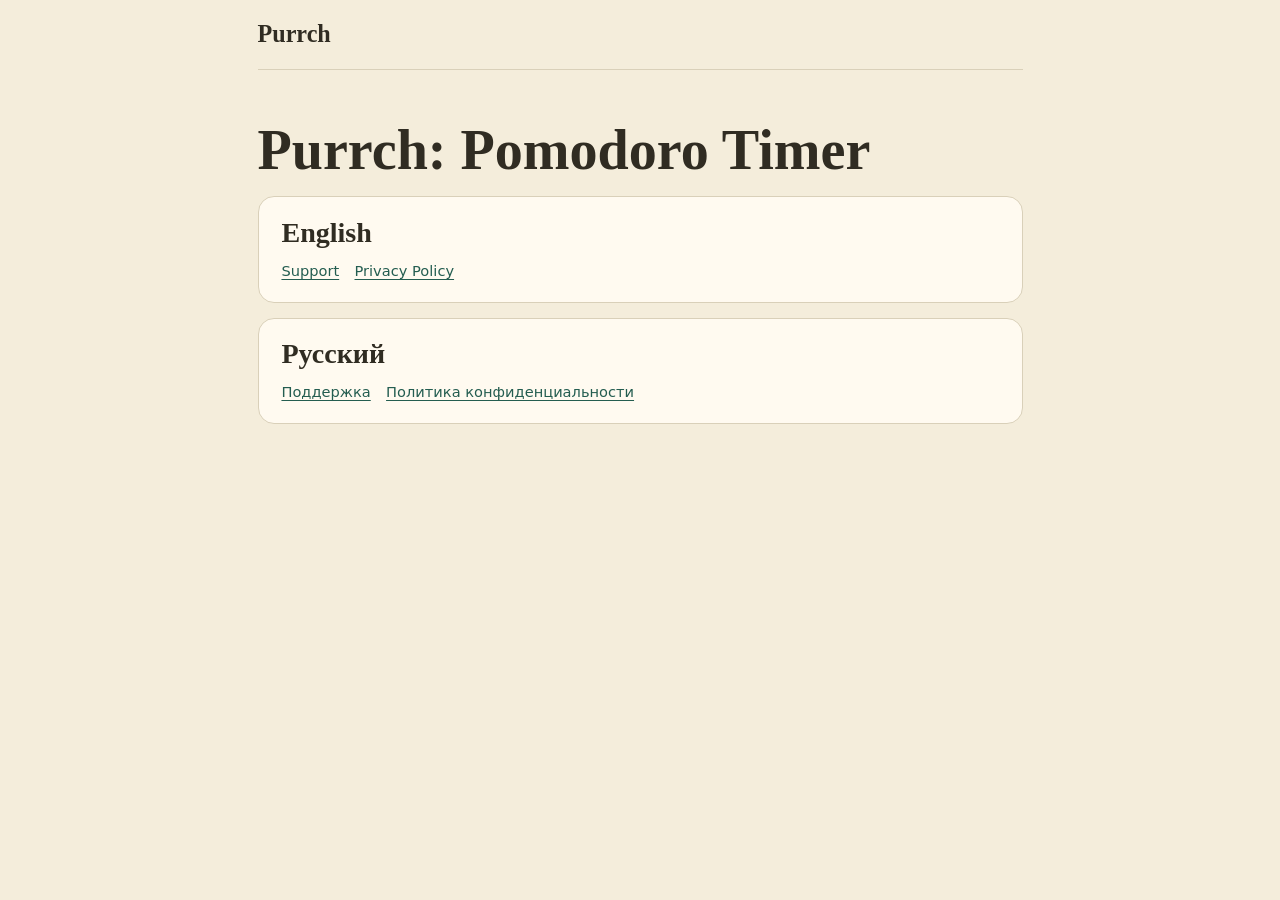
<file: index.html>
<!doctype html><html lang="en"><head><meta charset="utf-8"><meta name="viewport" content="width=device-width,initial-scale=1"><title>Purrch</title><link rel="stylesheet" href="style.css"></head><body><header><span class="brand">Purrch</span></header><main><h1>Purrch: Pomodoro Timer</h1><section><h2>English</h2><nav><a href="support/">Support</a><a href="privacy/">Privacy Policy</a></nav></section><section lang="ru"><h2>Русский</h2><nav><a href="support/ru.html">Поддержка</a><a href="privacy/ru.html">Политика конфиденциальности</a></nav></section></main></body></html>
</file>
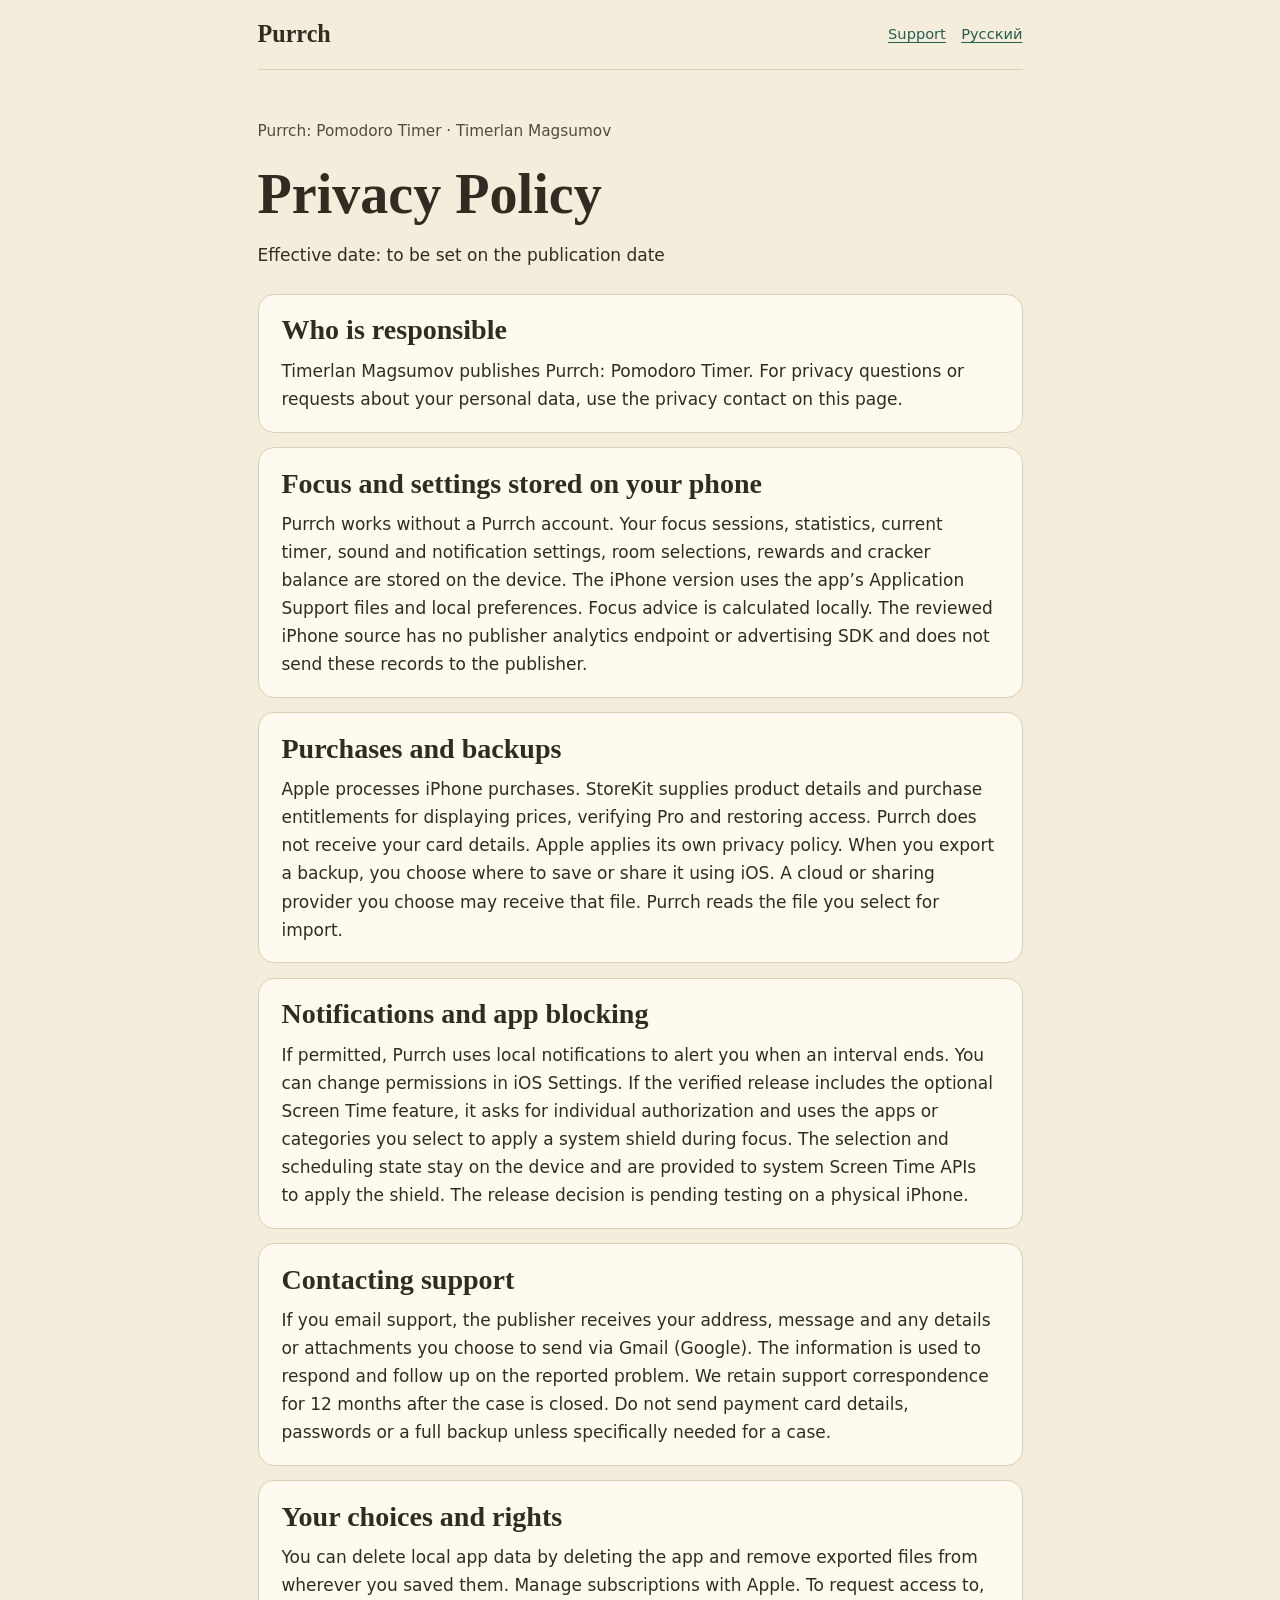
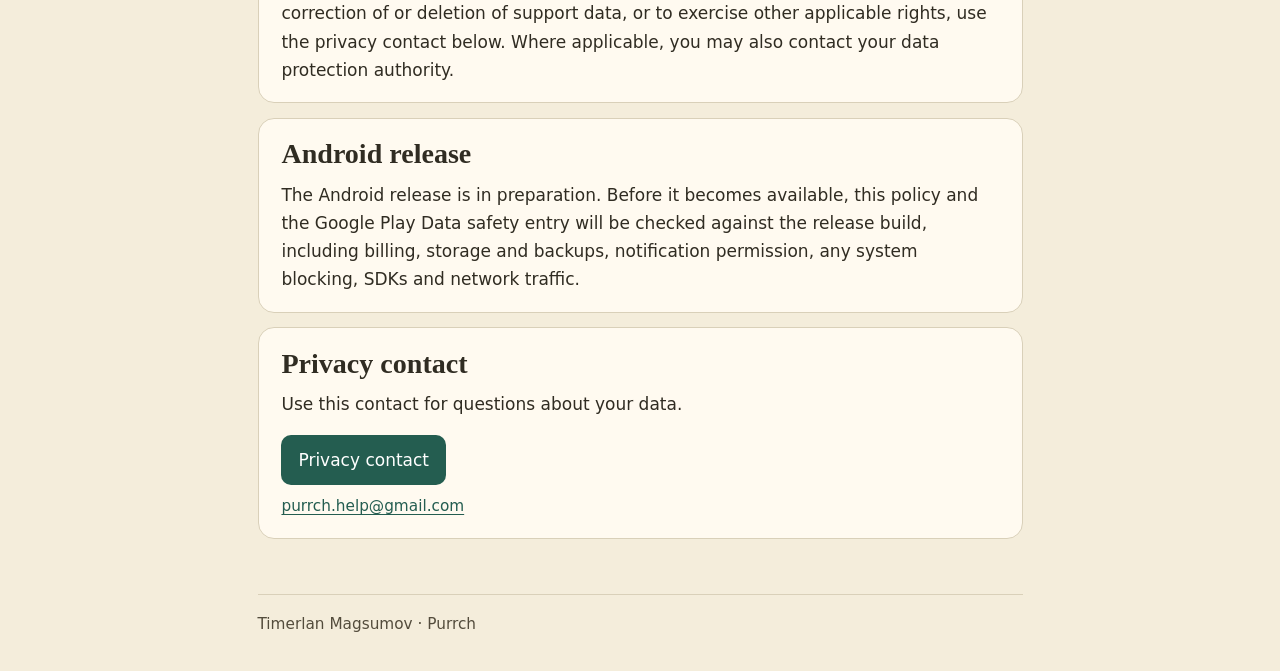
<file: privacy/index.html>
<!doctype html><html lang="en"><head><meta charset="utf-8"><meta name="viewport" content="width=device-width,initial-scale=1"><meta name="robots" content="noindex"><title>Privacy Policy · Purrch</title><link rel="stylesheet" href="../style.css"></head><body><header><a class="brand" href="../support/">Purrch</a><nav aria-label="Page navigation"><a href="../support/">Support</a><a href="ru.html" lang="ru" hreflang="ru">Русский</a></nav></header><main><p class="hint">Purrch: Pomodoro Timer · Timerlan Magsumov</p><h1>Privacy Policy</h1><p class="lead">Effective date: to be set on the publication date</p><section><h2>Who is responsible</h2><p>Timerlan Magsumov publishes Purrch: Pomodoro Timer. For privacy questions or requests about your personal data, use the privacy contact on this page.</p></section><section><h2>Focus and settings stored on your phone</h2><p>Purrch works without a Purrch account. Your focus sessions, statistics, current timer, sound and notification settings, room selections, rewards and cracker balance are stored on the device. The iPhone version uses the app’s Application Support files and local preferences. Focus advice is calculated locally. The reviewed iPhone source has no publisher analytics endpoint or advertising SDK and does not send these records to the publisher.</p></section><section><h2>Purchases and backups</h2><p>Apple processes iPhone purchases. StoreKit supplies product details and purchase entitlements for displaying prices, verifying Pro and restoring access. Purrch does not receive your card details. Apple applies its own privacy policy. When you export a backup, you choose where to save or share it using iOS. A cloud or sharing provider you choose may receive that file. Purrch reads the file you select for import.</p></section><section><h2>Notifications and app blocking</h2><p>If permitted, Purrch uses local notifications to alert you when an interval ends. You can change permissions in iOS Settings. If the verified release includes the optional Screen Time feature, it asks for individual authorization and uses the apps or categories you select to apply a system shield during focus. The selection and scheduling state stay on the device and are provided to system Screen Time APIs to apply the shield. The release decision is pending testing on a physical iPhone.</p></section><section><h2>Contacting support</h2><p>If you email support, the publisher receives your address, message and any details or attachments you choose to send via Gmail (Google). The information is used to respond and follow up on the reported problem. We retain support correspondence for 12 months after the case is closed. Do not send payment card details, passwords or a full backup unless specifically needed for a case.</p></section><section><h2>Your choices and rights</h2><p>You can delete local app data by deleting the app and remove exported files from wherever you saved them. Manage subscriptions with Apple. To request access to, correction of or deletion of support data, or to exercise other applicable rights, use the privacy contact below. Where applicable, you may also contact your data protection authority.</p></section><section><h2>Android release</h2><p>The Android release is in preparation. Before it becomes available, this policy and the Google Play Data safety entry will be checked against the release build, including billing, storage and backups, notification permission, any system blocking, SDKs and network traffic.</p></section><section><h2>Privacy contact</h2><p>Use this contact for questions about your data.</p><a class="contact" href="mailto:purrch.help@gmail.com">Privacy contact</a><p class="hint"><a href="mailto:purrch.help@gmail.com">purrch.help@gmail.com</a></p></section></main><footer>Timerlan Magsumov · Purrch</footer></body></html>
</file>
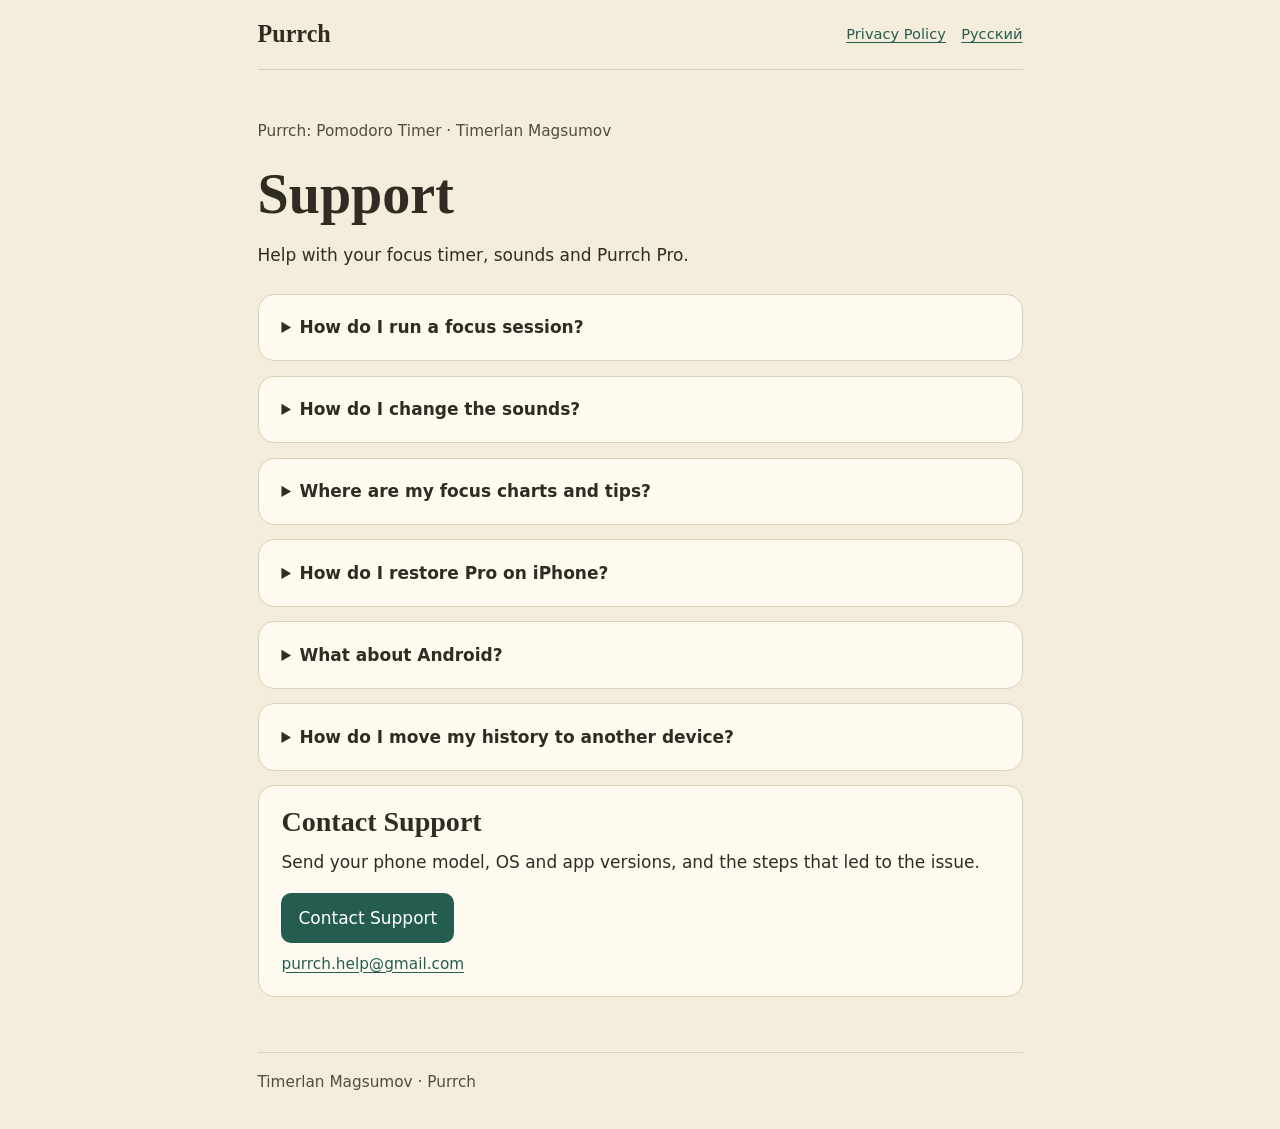
<file: support/index.html>
<!doctype html><html lang="en"><head><meta charset="utf-8"><meta name="viewport" content="width=device-width,initial-scale=1"><meta name="robots" content="noindex"><title>Support · Purrch</title><link rel="stylesheet" href="../style.css"></head><body><header><a class="brand" href="../support/">Purrch</a><nav aria-label="Page navigation"><a href="../privacy/">Privacy Policy</a><a href="ru.html" lang="ru" hreflang="ru">Русский</a></nav></header><main><p class="hint">Purrch: Pomodoro Timer · Timerlan Magsumov</p><h1>Support</h1><p class="lead">Help with your focus timer, sounds and Purrch Pro.</p><details><summary>How do I run a focus session?</summary><p>Set the timer and start a focus block. Adjust focus and break lengths in Settings. On iPhone, notification delivery and sound depend on your iOS settings.</p></details><details><summary>How do I change the sounds?</summary><p>Use Ambient Sounds during a focus session. Rain, campfire and stream are available in the basic version. Pro unlocks the full set. Sound and volume settings are available in the app.</p></details><details><summary>Where are my focus charts and tips?</summary><p>Purrch records focus history for all users. With active Purrch Pro, open Stats for focus totals, period charts, your Pomodoro timeline and personalized suggestions. If access expires, your local history remains available to Stats when Pro is restored.</p></details><details><summary>How do I restore Pro on iPhone?</summary><p>Open Purrch Pro and select Restore Purchases. Use the Apple Account that made the purchase. Subscriptions can be managed in the Subscriptions section of your Apple Account.</p></details><details><summary>What about Android?</summary><p>Purrch for Android phones is in preparation. Google Play purchase and restoration instructions will be added after the Android release build has been verified.</p></details><details><summary>How do I move my history to another device?</summary><p>On iPhone, export a backup from Settings → Data and import the saved file on the other device. An app backup does not transfer the store entitlement. Restore Pro separately through the store.</p></details><section><h2>Contact Support</h2><p>Send your phone model, OS and app versions, and the steps that led to the issue.</p><a class="contact" href="mailto:purrch.help@gmail.com">Contact Support</a><p class="hint"><a href="mailto:purrch.help@gmail.com">purrch.help@gmail.com</a></p></section></main><footer>Timerlan Magsumov · Purrch</footer></body></html>
</file>
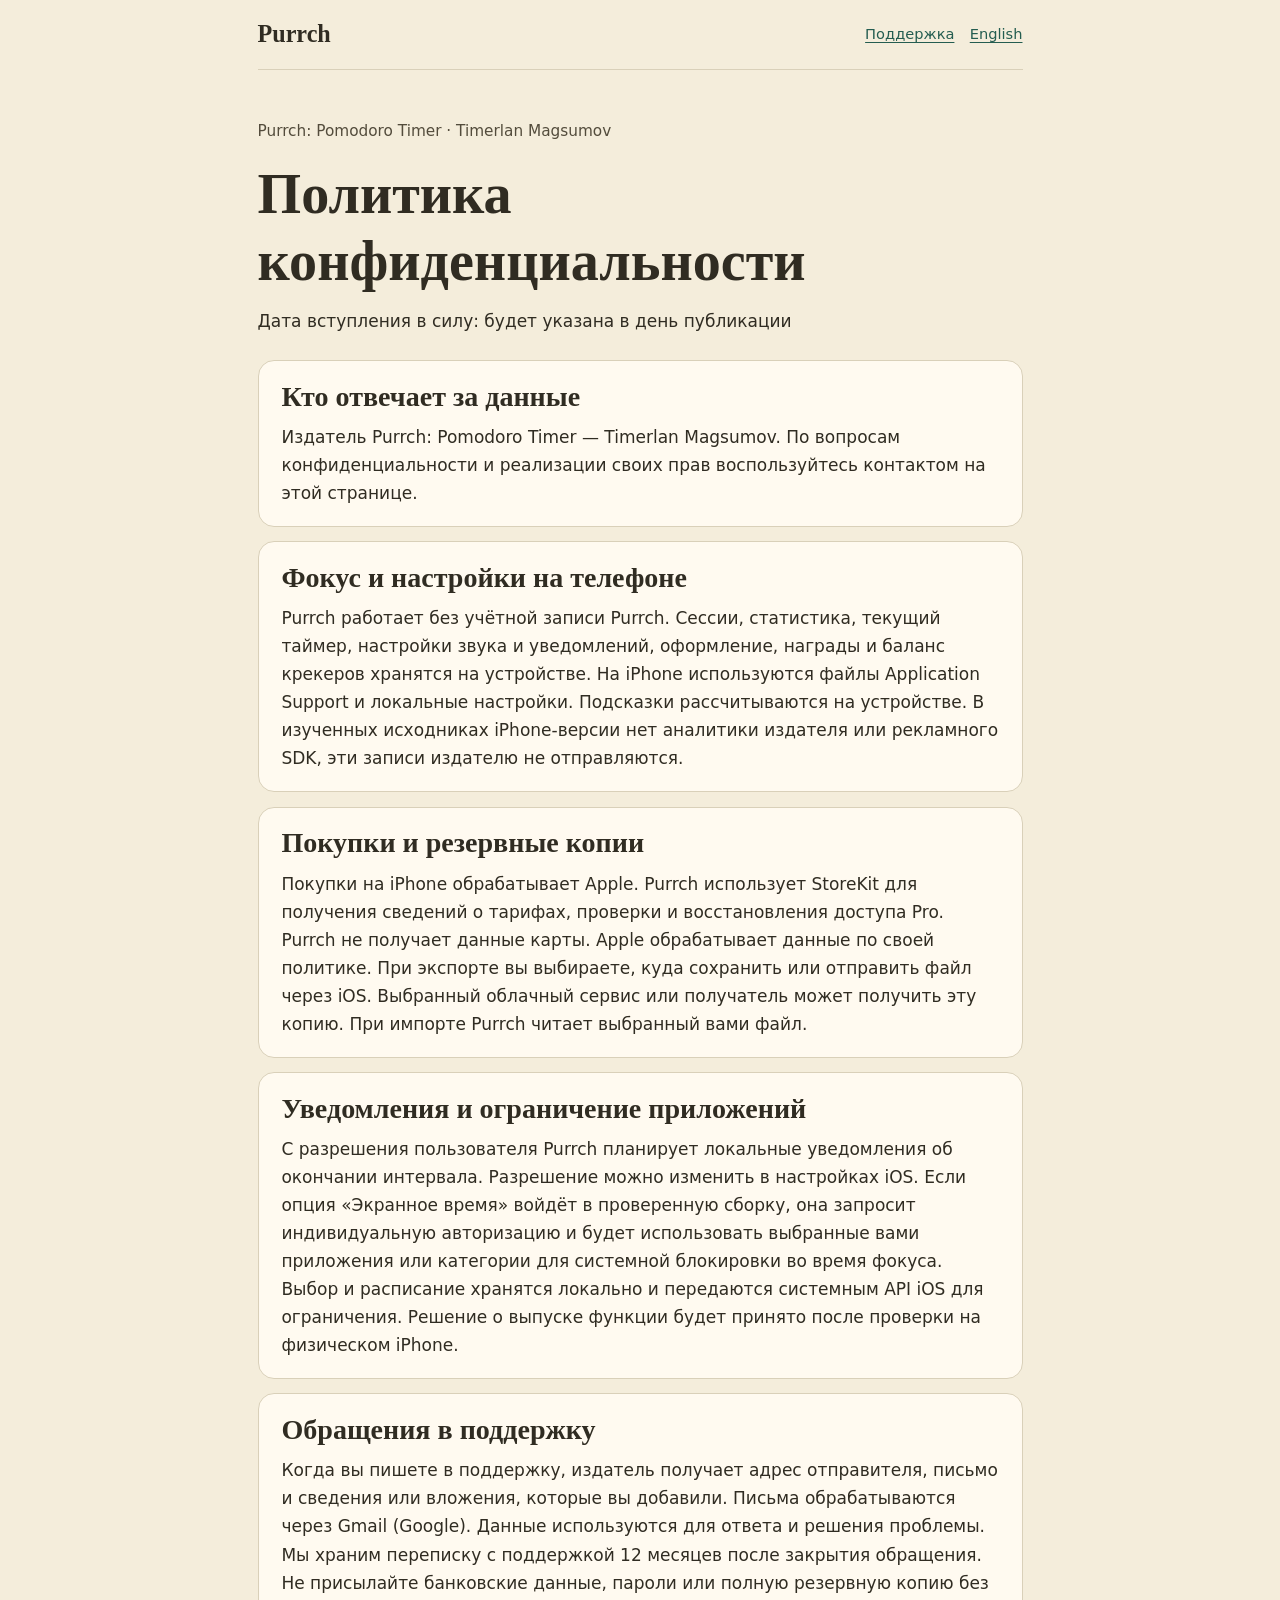
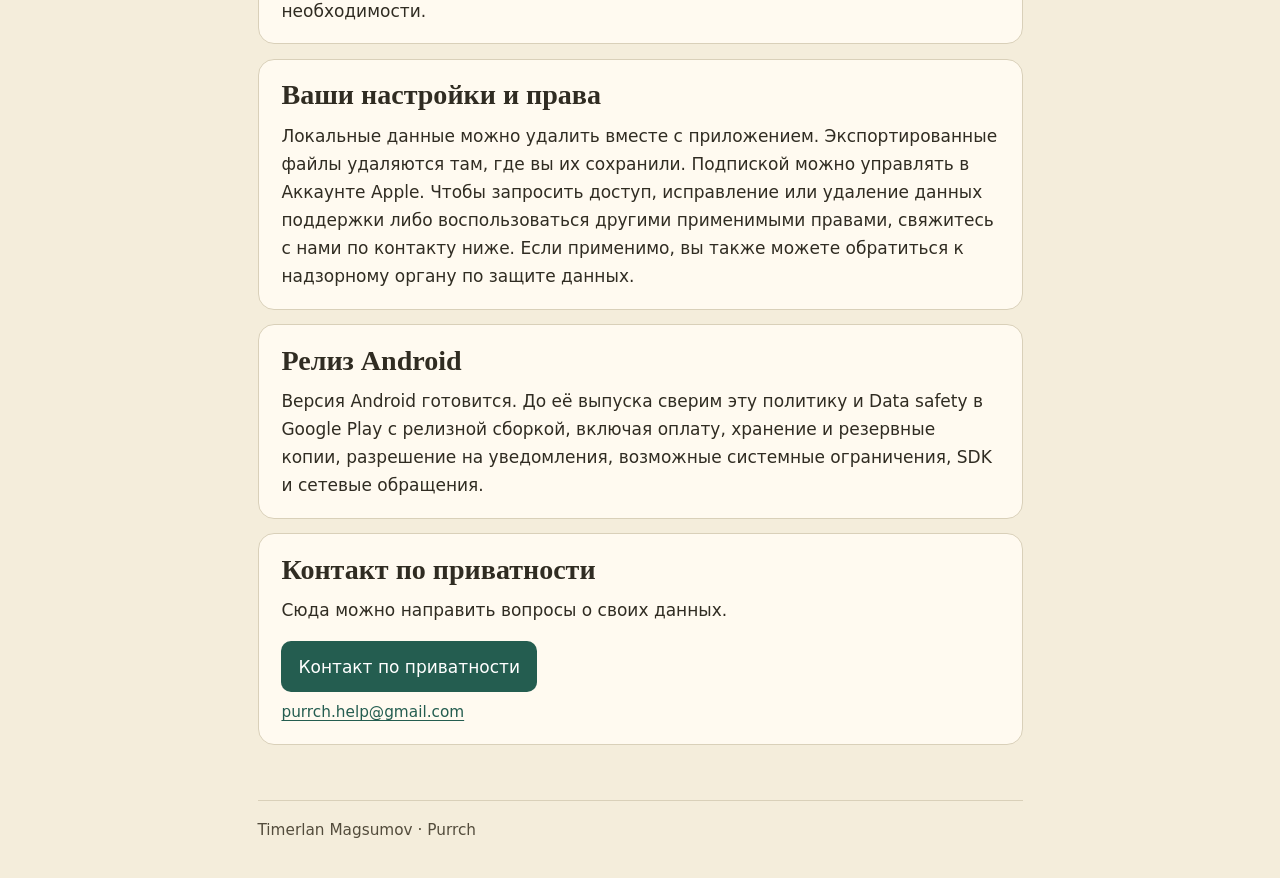
<file: privacy/ru.html>
<!doctype html><html lang="ru"><head><meta charset="utf-8"><meta name="viewport" content="width=device-width,initial-scale=1"><meta name="robots" content="noindex"><title>Политика конфиденциальности · Purrch</title><link rel="stylesheet" href="../style.css"></head><body><header><a class="brand" href="../support/ru.html">Purrch</a><nav aria-label="Навигация"><a href="../support/ru.html">Поддержка</a><a href="./" lang="en" hreflang="en">English</a></nav></header><main><p class="hint">Purrch: Pomodoro Timer · Timerlan Magsumov</p><h1>Политика конфиденциальности</h1><p class="lead">Дата вступления в силу: будет указана в день публикации</p><section><h2>Кто отвечает за данные</h2><p>Издатель Purrch: Pomodoro Timer — Timerlan Magsumov. По вопросам конфиденциальности и реализации своих прав воспользуйтесь контактом на этой странице.</p></section><section><h2>Фокус и настройки на телефоне</h2><p>Purrch работает без учётной записи Purrch. Сессии, статистика, текущий таймер, настройки звука и уведомлений, оформление, награды и баланс крекеров хранятся на устройстве. На iPhone используются файлы Application Support и локальные настройки. Подсказки рассчитываются на устройстве. В изученных исходниках iPhone-версии нет аналитики издателя или рекламного SDK, эти записи издателю не отправляются.</p></section><section><h2>Покупки и резервные копии</h2><p>Покупки на iPhone обрабатывает Apple. Purrch использует StoreKit для получения сведений о тарифах, проверки и восстановления доступа Pro. Purrch не получает данные карты. Apple обрабатывает данные по своей политике. При экспорте вы выбираете, куда сохранить или отправить файл через iOS. Выбранный облачный сервис или получатель может получить эту копию. При импорте Purrch читает выбранный вами файл.</p></section><section><h2>Уведомления и ограничение приложений</h2><p>С разрешения пользователя Purrch планирует локальные уведомления об окончании интервала. Разрешение можно изменить в настройках iOS. Если опция «Экранное время» войдёт в проверенную сборку, она запросит индивидуальную авторизацию и будет использовать выбранные вами приложения или категории для системной блокировки во время фокуса. Выбор и расписание хранятся локально и передаются системным API iOS для ограничения. Решение о выпуске функции будет принято после проверки на физическом iPhone.</p></section><section><h2>Обращения в поддержку</h2><p>Когда вы пишете в поддержку, издатель получает адрес отправителя, письмо и сведения или вложения, которые вы добавили. Письма обрабатываются через Gmail (Google). Данные используются для ответа и решения проблемы. Мы храним переписку с поддержкой 12 месяцев после закрытия обращения. Не присылайте банковские данные, пароли или полную резервную копию без необходимости.</p></section><section><h2>Ваши настройки и права</h2><p>Локальные данные можно удалить вместе с приложением. Экспортированные файлы удаляются там, где вы их сохранили. Подпиской можно управлять в Аккаунте Apple. Чтобы запросить доступ, исправление или удаление данных поддержки либо воспользоваться другими применимыми правами, свяжитесь с нами по контакту ниже. Если применимо, вы также можете обратиться к надзорному органу по защите данных.</p></section><section><h2>Релиз Android</h2><p>Версия Android готовится. До её выпуска сверим эту политику и Data safety в Google Play с релизной сборкой, включая оплату, хранение и резервные копии, разрешение на уведомления, возможные системные ограничения, SDK и сетевые обращения.</p></section><section><h2>Контакт по приватности</h2><p>Сюда можно направить вопросы о своих данных.</p><a class="contact" href="mailto:purrch.help@gmail.com">Контакт по приватности</a><p class="hint"><a href="mailto:purrch.help@gmail.com">purrch.help@gmail.com</a></p></section></main><footer>Timerlan Magsumov · Purrch</footer></body></html>
</file>
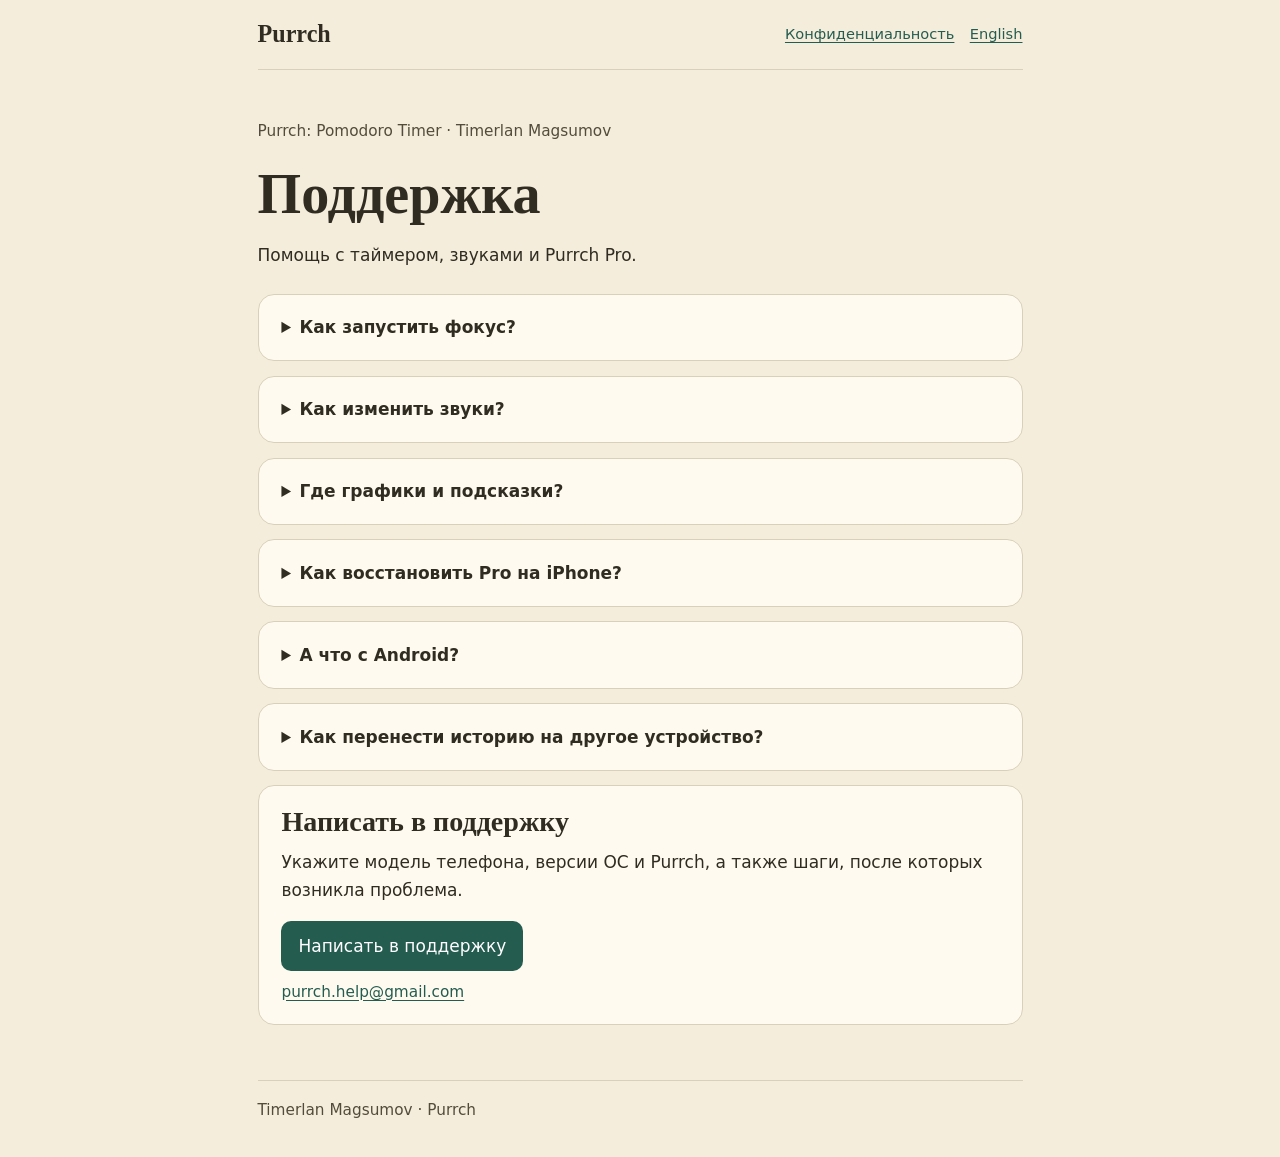
<file: support/ru.html>
<!doctype html><html lang="ru"><head><meta charset="utf-8"><meta name="viewport" content="width=device-width,initial-scale=1"><meta name="robots" content="noindex"><title>Поддержка · Purrch</title><link rel="stylesheet" href="../style.css"></head><body><header><a class="brand" href="../support/ru.html">Purrch</a><nav aria-label="Навигация"><a href="../privacy/ru.html">Конфиденциальность</a><a href="./" lang="en" hreflang="en">English</a></nav></header><main><p class="hint">Purrch: Pomodoro Timer · Timerlan Magsumov</p><h1>Поддержка</h1><p class="lead">Помощь с таймером, звуками и Purrch Pro.</p><details><summary>Как запустить фокус?</summary><p>Выберите длительность таймера и запустите фокус. Длительность фокуса и перерывов можно изменить в настройках. На iPhone доставка и звук уведомлений зависят от настроек iOS.</p></details><details><summary>Как изменить звуки?</summary><p>Откройте «Звуки атмосферы» во время фокуса. В базовой версии доступны дождь, костёр и ручей. Pro открывает полный набор. Звуки и громкость можно настроить в приложении.</p></details><details><summary>Где графики и подсказки?</summary><p>Purrch записывает историю фокуса у всех пользователей. С активным Purrch Pro в «Статистике» доступны время фокуса, графики по периодам, хронология Pomodoro и персональные подсказки. При окончании доступа история сохраняется локально и снова отображается после восстановления Pro.</p></details><details><summary>Как восстановить Pro на iPhone?</summary><p>Откройте Purrch Pro и нажмите «Восстановить покупки». Используйте Аккаунт Apple, с которого совершили покупку. Управлять подпиской можно в разделе подписок Аккаунта Apple.</p></details><details><summary>А что с Android?</summary><p>Purrch для Android-телефонов готовится. Инструкции по покупкам и восстановлению появятся после проверки релизной сборки Google Play.</p></details><details><summary>Как перенести историю на другое устройство?</summary><p>На iPhone экспортируйте резервную копию через «Настройки → Данные» и импортируйте сохранённый файл на другом устройстве. Доступ Pro восстанавливается отдельно через магазин.</p></details><section><h2>Написать в поддержку</h2><p>Укажите модель телефона, версии ОС и Purrch, а также шаги, после которых возникла проблема.</p><a class="contact" href="mailto:purrch.help@gmail.com">Написать в поддержку</a><p class="hint"><a href="mailto:purrch.help@gmail.com">purrch.help@gmail.com</a></p></section></main><footer>Timerlan Magsumov · Purrch</footer></body></html>
</file>
<file: style.css>
:root{font:17px/1.65 "Atkinson Hyperlegible Next","Segoe UI",system-ui,sans-serif;color:#302c22;background:#f4eddb;--panel:#fffaf0;--line:#d9d0b9;--accent:#245d50}
*{box-sizing:border-box}body{margin:0}a{color:var(--accent);text-underline-offset:.2em}
header,main,footer{width:min(100% - 2rem,45rem);margin:auto}header{display:flex;align-items:center;justify-content:space-between;gap:.6rem 1rem;flex-wrap:wrap;padding:1.2rem 0;border-bottom:1px solid var(--line)}
.brand{font:bold 1.42rem Georgia,serif;color:inherit;text-decoration:none}nav{display:flex;gap:.9rem;flex-wrap:wrap}nav a{font-size:.86rem}main{padding:2.4rem 0}h1,h2,h3{font-family:Georgia,serif;line-height:1.18}h1{font-size:clamp(2rem,6vw,3.3rem);margin:.35rem 0 .8rem}h2{margin:0 0 .6rem;font-size:clamp(1.25rem,4vw,1.65rem)}p{margin:.5rem 0 1rem}
section,details{background:var(--panel);border:1px solid var(--line);border-radius:16px;padding:1.1rem 1.35rem;margin:0 0 .85rem}summary{font-weight:650;cursor:pointer}details p:last-child,section p:last-child{margin-bottom:0}.lead{max-width:60ch;margin-bottom:1.45rem}.contact{display:inline-block;border-radius:10px;padding:.65rem 1rem;background:var(--accent);color:white;font:inherit;border:0;text-decoration:none}.contact[disabled]{background:#e6ddc8;color:#3b3528}.hint,footer{font-size:.9rem;color:#534c3c}footer{padding:1rem 0 2rem;border-top:1px solid var(--line)}:focus-visible{outline:3px solid #9d571f;outline-offset:4px}
@media(prefers-color-scheme:dark){:root{background:#222620;color:#f5ecd7;--panel:#30382f;--line:#515c4e;--accent:#a3dbca}.hint,footer{color:#d7cdb5}}
</file>
